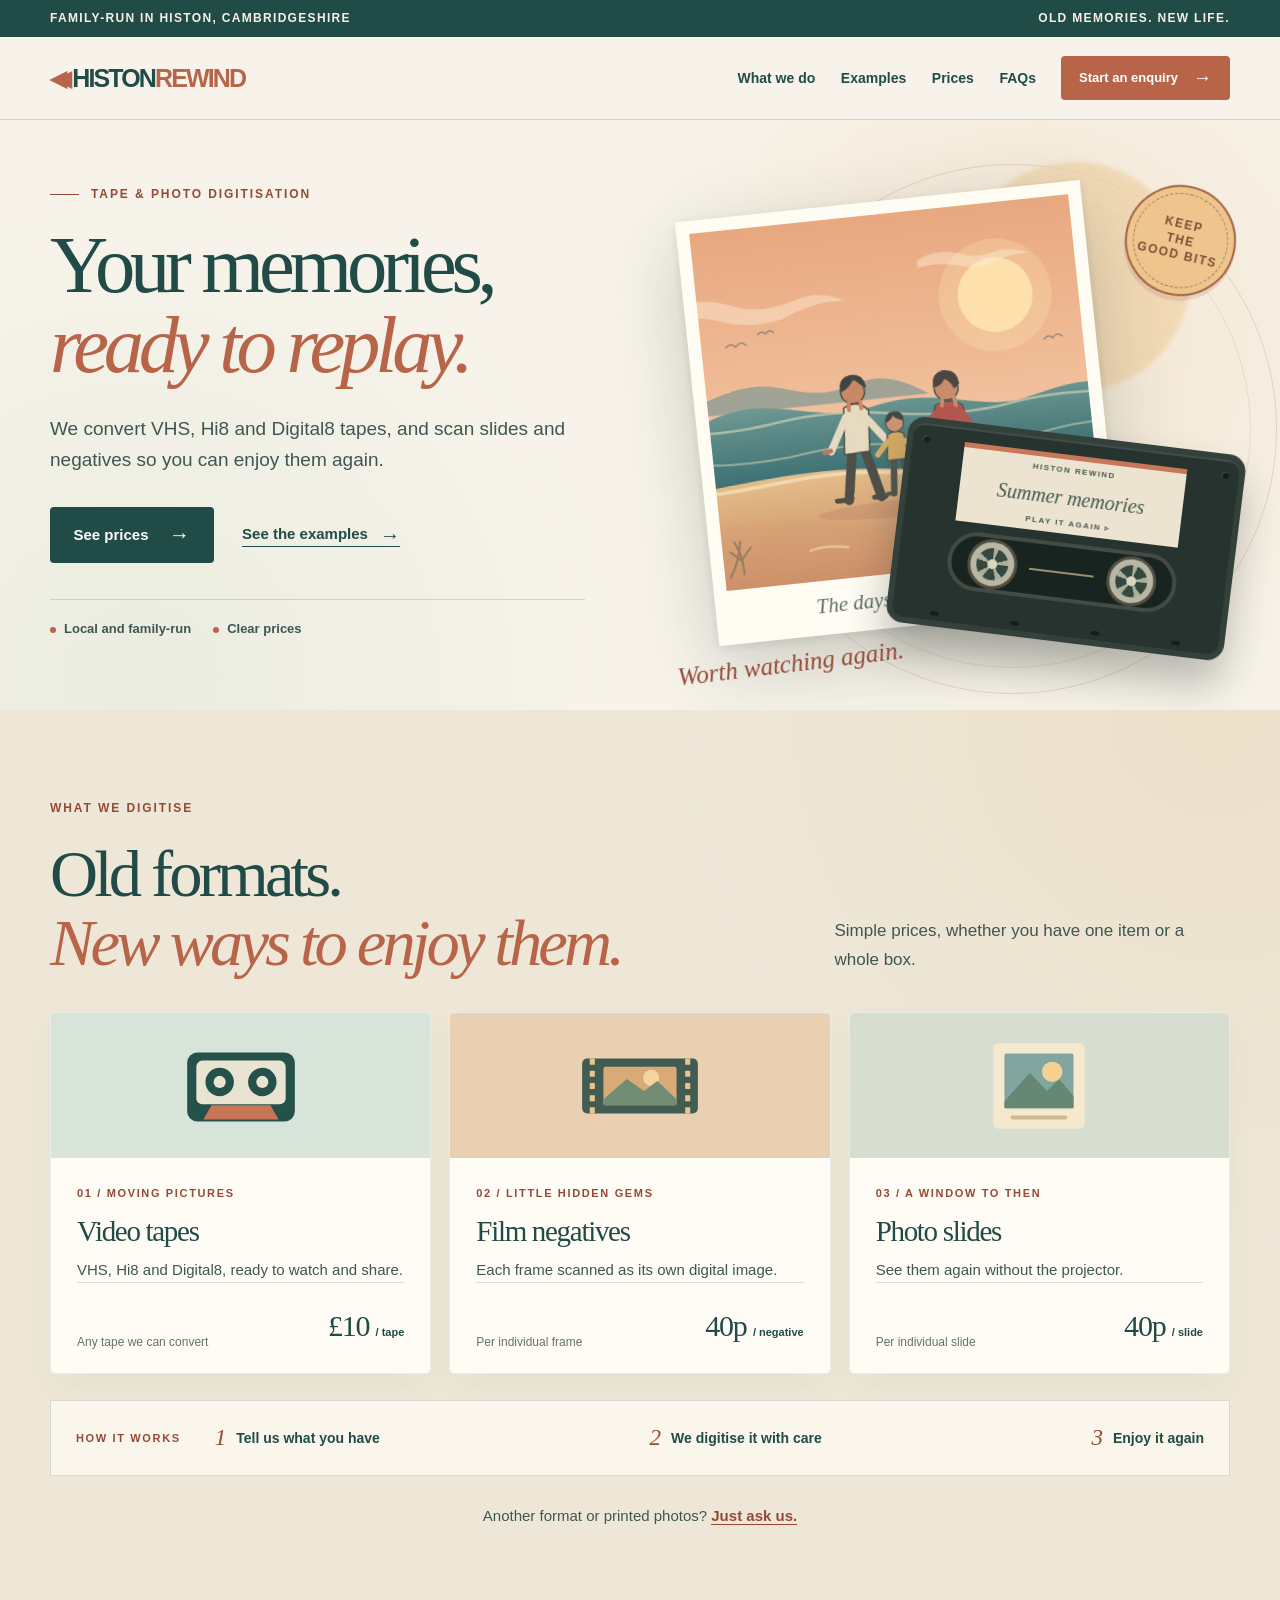
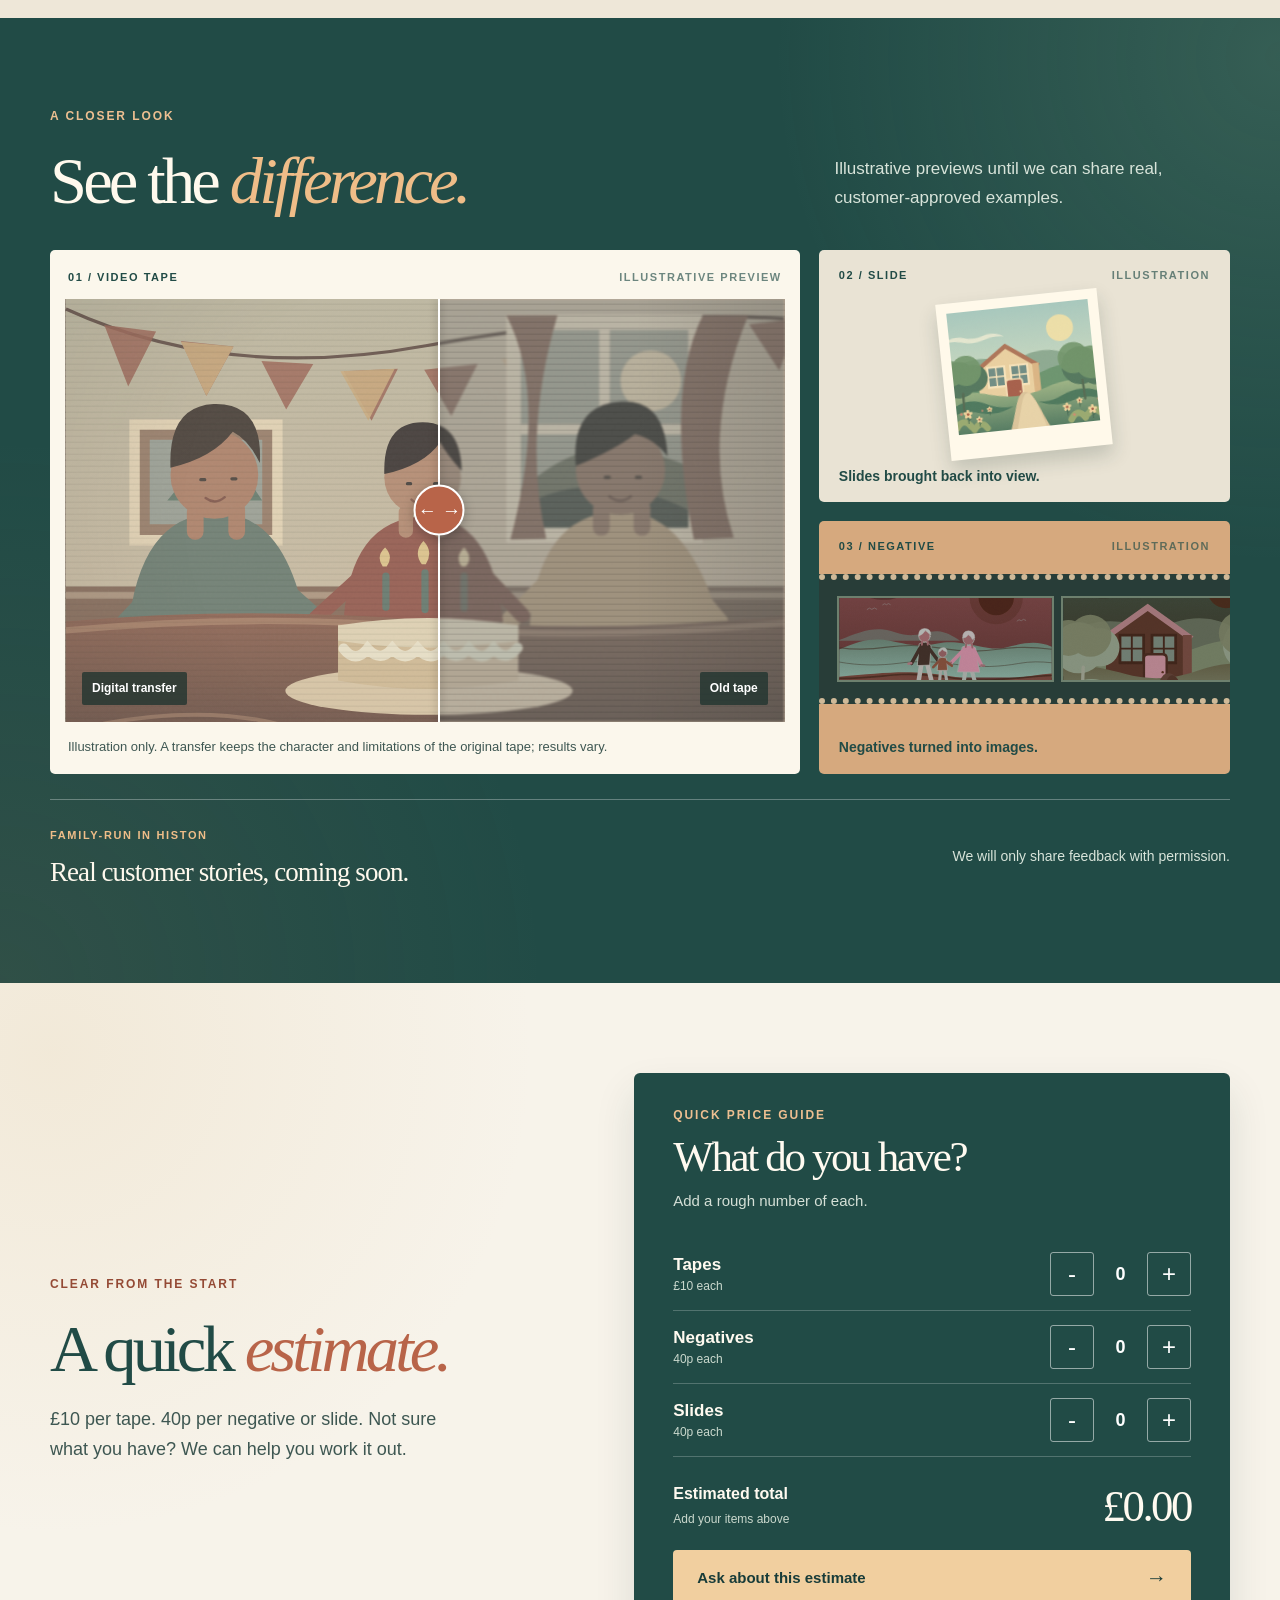
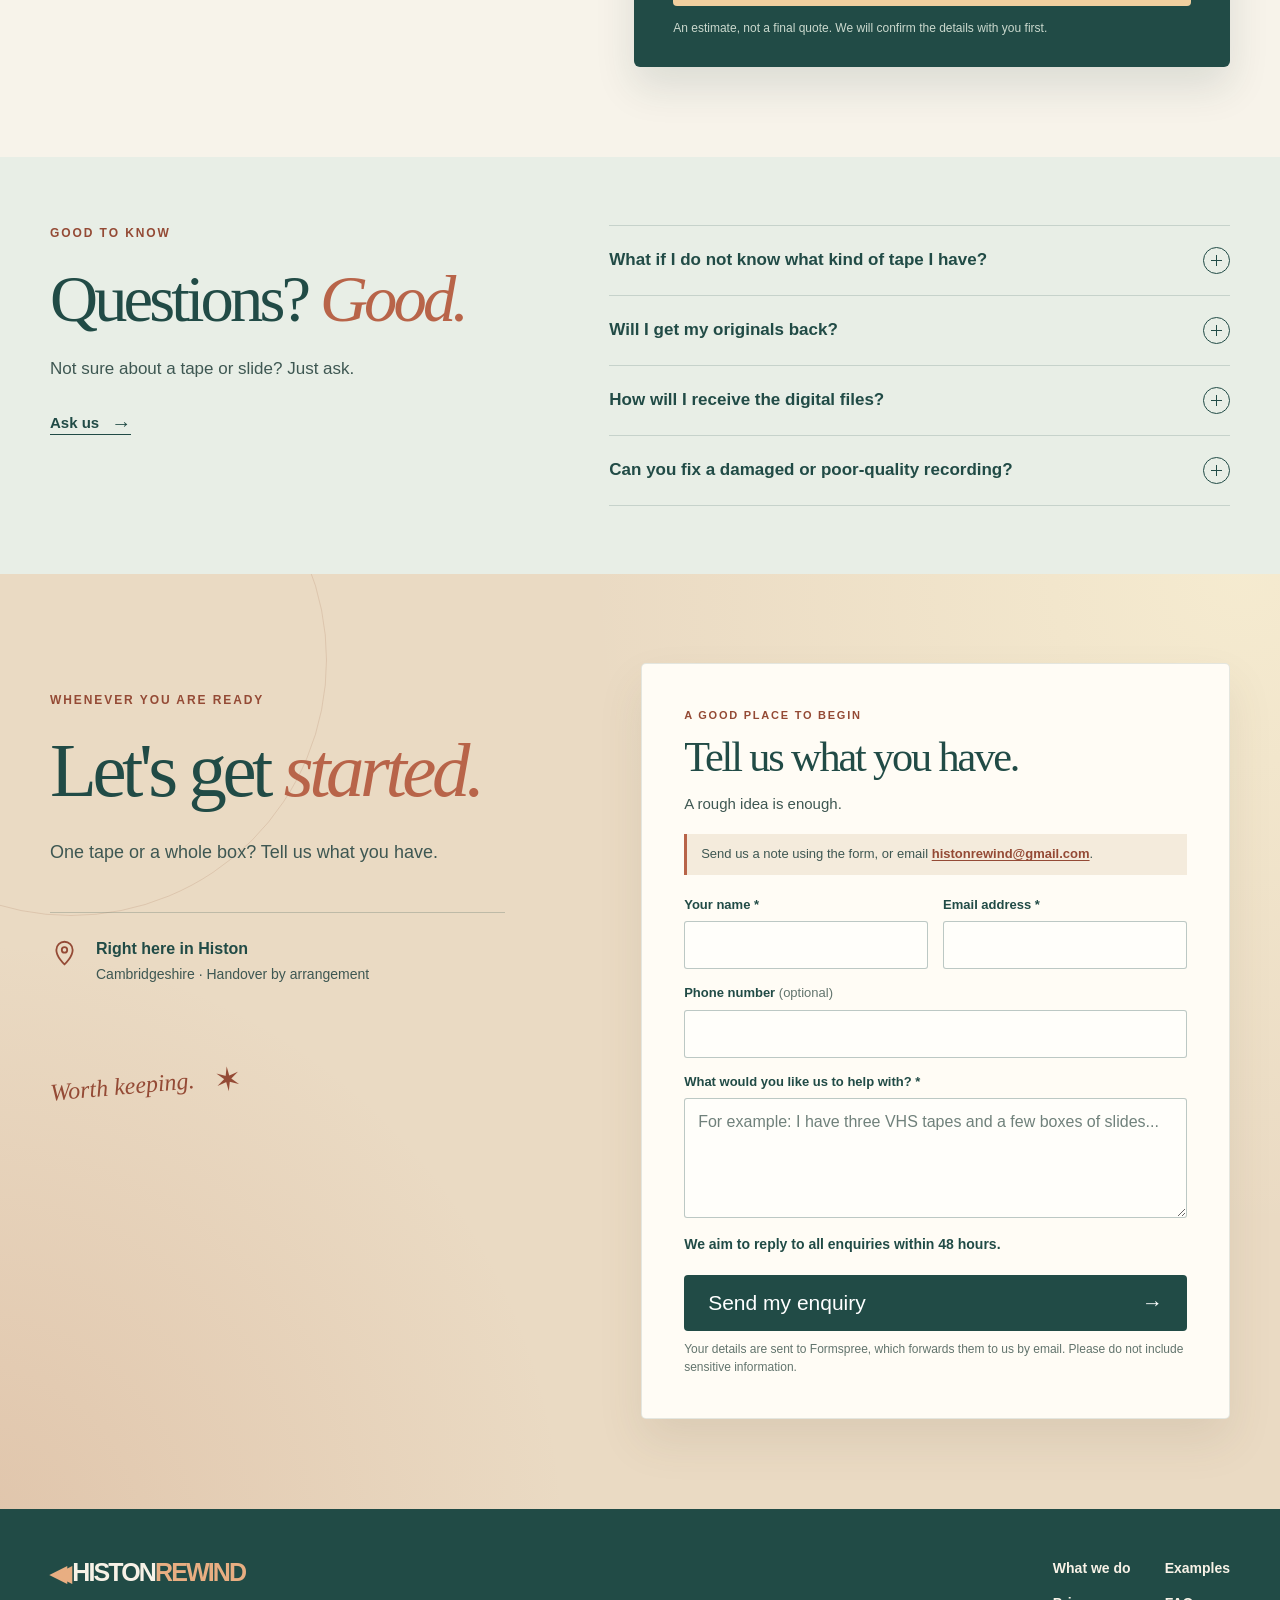
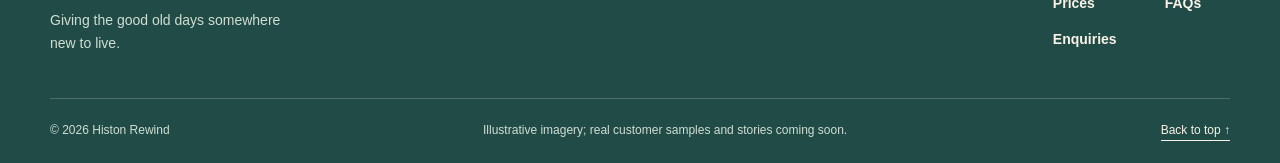
<file: index.html>
<!doctype html>
<html lang="en-GB">
  <head>
    <meta charset="utf-8">
    <meta name="viewport" content="width=device-width, initial-scale=1">
    <meta name="theme-color" content="#f7f3ea">
    <meta name="description" content="Histon Rewind converts VHS, Hi8 and Digital8 tapes for £10 each, and scans slides and negatives for 40p each. Family-run in Histon, Cambridgeshire.">
    <meta property="og:title" content="Histon Rewind | Your memories, ready to replay">
    <meta property="og:description" content="Thoughtful tape conversion and slide and negative scanning from a family-run business in Histon, Cambridgeshire.">
    <meta property="og:type" content="website">
    <title>Histon Rewind | Your memories, ready to replay</title>
    <link rel="icon" type="image/svg+xml" href="assets/favicon.svg">
    <link rel="stylesheet" href="styles.css">
    <script src="script.js?v=5fbcd66" defer></script>
  </head>
  <body>
    <a class="skip-link" href="#main">Skip to content</a>
    <div class="scroll-progress" role="progressbar" aria-label="Page scroll progress" aria-valuemin="0" aria-valuemax="100" aria-valuenow="0"><span></span></div>

    <div class="top-note">
      <div class="container top-note-inner">
        <span>Family-run in Histon, Cambridgeshire</span>
        <span>Old memories. New life.</span>
      </div>
    </div>

    <header class="site-header">
      <div class="container header-inner">
        <a class="brand" href="#top" aria-label="Histon Rewind, back to top">
          <span class="brand-chevrons" aria-hidden="true">&#9666;&#9666;</span>
          <span class="brand-name">HISTON<span>REWIND</span></span>
        </a>

        <button class="menu-toggle" type="button" aria-controls="site-nav" aria-expanded="false" aria-label="Open menu">
          <span></span><span></span><span></span>
        </button>
        <nav class="site-nav" id="site-nav" aria-label="Main navigation">
          <a href="#formats">What we do</a>
          <a href="#samples">Examples</a>
          <a href="#pricing">Prices</a>
          <a href="#questions">FAQs</a>
          <a class="nav-contact-mobile" href="#contact">Start an enquiry</a>
        </nav>
        <a class="header-cta" href="#contact">Start an enquiry <span aria-hidden="true">&rarr;</span></a>
      </div>
    </header>

    <main id="main">
      <section class="hero" id="top" aria-labelledby="hero-title">
        <div class="container hero-inner">
          <div class="hero-copy">
            <p class="eyebrow"><span class="eyebrow-line"></span> Tape &amp; photo digitisation</p>
            <h1 id="hero-title">Your memories, <em>ready to replay.</em></h1>
            <p class="hero-lead">We convert VHS, Hi8 and Digital8 tapes, and scan slides and negatives so you can enjoy them again.</p>
            <div class="hero-actions">
              <a class="button button-primary" href="#pricing">See prices <span aria-hidden="true">&rarr;</span></a>
              <a class="text-link" href="#samples">See the examples <span aria-hidden="true">&rarr;</span></a>
            </div>
            <div class="hero-reassurance" aria-label="Why choose Histon Rewind">
              <span>Local and family-run</span>
              <span>Clear prices</span>
            </div>
          </div>

          <div class="hero-art" aria-hidden="true">
            <div class="hero-art-ring"></div>
            <div class="hero-art-sun"></div>
            <div class="photo-print">
              <div class="photo-print-image">
                <img src="assets/seaside-memory.svg" alt="" width="900" height="720">
              </div>
              <div class="photo-print-caption">The days worth keeping.</div>
            </div>
            <div class="round-stamp"><span>KEEP<br>THE<br>GOOD BITS</span></div>
            <div class="cassette">
              <div class="cassette-label">
                <span>HISTON REWIND</span>
                <strong>Summer memories</strong>
                <span>PLAY IT AGAIN <span aria-hidden="true">&triangleright;</span></span>
              </div>
              <div class="cassette-window">
                <span class="cassette-reel"></span>
                <span class="cassette-tape"></span>
                <span class="cassette-reel"></span>
              </div>
              <div class="cassette-bottom"><span></span><span></span><span></span><span></span></div>
            </div>
            <div class="hero-art-note">Worth watching again.</div>
          </div>
        </div>
      </section>

      <section class="section formats-section" id="formats" aria-labelledby="formats-title">
        <div class="container">
          <div class="section-heading formats-heading reveal">
            <div>
              <p class="eyebrow">What we digitise</p>
              <h2 id="formats-title">Old formats.<br><em>New ways to enjoy them.</em></h2>
            </div>
            <p>Simple prices, whether you have one item or a whole box.</p>
          </div>
          <div class="format-grid">
            <article class="format-card format-tapes reveal">
              <div class="format-illustration" aria-hidden="true">
                <svg viewBox="0 0 130 100" fill="none">
                  <rect x="12" y="17" width="106" height="68" rx="10" fill="#25514b"/>
                  <rect x="21" y="25" width="88" height="43" rx="6" fill="#e9e3d1"/>
                  <circle cx="44" cy="46" r="14" fill="#25514b"/><circle cx="86" cy="46" r="14" fill="#25514b"/>
                  <circle cx="44" cy="46" r="6" fill="#e9e3d1"/><circle cx="86" cy="46" r="6" fill="#e9e3d1"/>
                  <path d="M28 83h74l-8-14H36L28 83Z" fill="#c97658"/>
                </svg>
              </div>
              <div class="format-card-body">
                <p class="card-index">01 / MOVING PICTURES</p>
                <h3>Video tapes</h3>
                <p>VHS, Hi8 and Digital8, ready to watch and share.</p>
                <div class="format-card-footer"><span>Any tape we can convert</span><strong>&pound;10 <small>/ tape</small></strong></div>
              </div>
            </article>
            <article class="format-card format-negatives reveal">
              <div class="format-illustration" aria-hidden="true">
                <svg viewBox="0 0 130 100" fill="none">
                  <rect x="8" y="23" width="114" height="54" rx="5" fill="#435c53"/>
                  <path d="M18 23v54m94-54v54" stroke="#e7c58d" stroke-width="5" stroke-dasharray="6 6"/>
                  <rect x="29" y="31" width="72" height="38" rx="2" fill="#d8aa78"/>
                  <circle cx="76" cy="42" r="8" fill="#f4d5a0"/>
                  <path d="M29 63 52 43l17 12 13-10 19 18v6H29z" fill="#738d75"/>
                </svg>
              </div>
              <div class="format-card-body">
                <p class="card-index">02 / LITTLE HIDDEN GEMS</p>
                <h3>Film negatives</h3>
                <p>Each frame scanned as its own digital image.</p>
                <div class="format-card-footer"><span>Per individual frame</span><strong>40p <small>/ negative</small></strong></div>
              </div>
            </article>
            <article class="format-card format-slides reveal">
              <div class="format-illustration" aria-hidden="true">
                <svg viewBox="0 0 130 100" fill="none">
                  <rect x="20" y="8" width="90" height="84" rx="5" fill="#f4e8ce"/>
                  <rect x="31" y="18" width="68" height="54" rx="2" fill="#81a6a0"/>
                  <circle cx="78" cy="36" r="10" fill="#f4d093"/>
                  <path d="m31 65 25-28 17 18 12-12 14 17v12H31z" fill="#668774"/>
                  <path d="M39 81h52" stroke="#d0b993" stroke-width="4" stroke-linecap="round"/>
                </svg>
              </div>
              <div class="format-card-body">
                <p class="card-index">03 / A WINDOW TO THEN</p>
                <h3>Photo slides</h3>
                <p>See them again without the projector.</p>
                <div class="format-card-footer"><span>Per individual slide</span><strong>40p <small>/ slide</small></strong></div>
              </div>
            </article>
          </div>
          <div class="quick-steps reveal" id="how-it-works">
            <span>HOW IT WORKS</span>
            <ol>
              <li><b>1</b> Tell us what you have</li>
              <li><b>2</b> We digitise it with care</li>
              <li><b>3</b> Enjoy it again</li>
            </ol>
          </div>
          <p class="formats-footnote reveal">Another format or printed photos? <a href="#contact">Just ask us.</a></p>
        </div>
      </section>

      <section class="section samples-section" id="samples" aria-labelledby="samples-title">
        <div class="container">
          <div class="section-heading samples-heading reveal">
            <div>
              <p class="eyebrow eyebrow-light">A closer look</p>
              <h2 id="samples-title">See the <em>difference.</em></h2>
            </div>
            <p>Illustrative previews until we can share real, customer-approved examples.</p>
          </div>
          <div class="sample-grid">
            <figure class="comparison-card reveal">
              <div class="sample-topline"><span>01 / VIDEO TAPE</span><span>Illustrative preview</span></div>
              <div class="comparison-stage" style="--split: 52%">
                <div class="comparison-layer comparison-before">
                  <img src="assets/birthday-memory.svg" alt="" width="900" height="720" loading="lazy">
                </div>
                <div class="comparison-layer comparison-after">
                  <img src="assets/birthday-memory.svg" alt="" width="900" height="720" loading="lazy">
                </div>
                <span class="comparison-tag comparison-tag-after" aria-hidden="true">Digital transfer</span>
                <span class="comparison-tag comparison-tag-before" aria-hidden="true">Old tape</span>
                <div class="comparison-divider" aria-hidden="true"><span>&larr;&nbsp;&rarr;</span></div>
                <input class="comparison-range" type="range" min="0" max="100" value="52" aria-label="Compare the illustrative old tape and digital transfer" aria-describedby="comparison-caption">
              </div>
              <figcaption id="comparison-caption">Illustration only. A transfer keeps the character and limitations of the original tape; results vary.</figcaption>
            </figure>
            <div class="sample-side">
              <article class="mini-sample mini-slide reveal">
                <div class="mini-sample-heading"><span>02 / SLIDE</span><span>Illustration</span></div>
                <div class="slide-mount"><img src="assets/garden-memory.svg" alt="Illustration of a sunny garden in a photo slide mount" width="900" height="720" loading="lazy"></div>
                <p>Slides brought back into view.</p>
              </article>
              <article class="mini-sample mini-negative reveal">
                <div class="mini-sample-heading"><span>03 / NEGATIVE</span><span>Illustration</span></div>
                <div class="negative-strip" aria-label="Illustration of a film negative">
                  <div class="negative-frame"><img src="assets/seaside-memory.svg" alt="" width="900" height="720" loading="lazy"></div>
                  <div class="negative-frame negative-frame-second"><img src="assets/garden-memory.svg" alt="" width="900" height="720" loading="lazy"></div>
                </div>
                <p>Negatives turned into images.</p>
              </article>
            </div>
          </div>
          <div class="story-strip reveal" id="stories">
            <div><span>FAMILY-RUN IN HISTON</span><h3>Real customer stories, coming soon.</h3></div>
            <p>We will only share feedback with permission.</p>
          </div>
        </div>
      </section>

      <section class="section pricing-section" id="pricing" aria-labelledby="pricing-title">
        <div class="container">
          <div class="pricing-layout">
            <div class="pricing-copy reveal">
              <p class="eyebrow">Clear from the start</p>
              <h2 id="pricing-title">A quick <em>estimate.</em></h2>
              <p>&pound;10 per tape. 40p per negative or slide. Not sure what you have? We can help you work it out.</p>
            </div>
            <div class="estimate-card reveal">
              <div class="estimate-heading">
                <p class="eyebrow eyebrow-light">Quick price guide</p>
                <h3>What do you have?</h3>
                <p>Add a rough number of each.</p>
              </div>
              <div class="estimate-controls">
                <div class="quantity-row">
                  <label for="tapes">Tapes <span>&pound;10 each</span></label>
                  <div class="stepper">
                    <button type="button" data-target="tapes" data-change="-1" aria-label="Remove one tape">-</button>
                    <input id="tapes" type="number" min="0" max="9999" step="1" inputmode="numeric" value="0">
                    <button type="button" data-target="tapes" data-change="1" aria-label="Add one tape">+</button>
                  </div>
                </div>
                <div class="quantity-row">
                  <label for="negatives">Negatives <span>40p each</span></label>
                  <div class="stepper">
                    <button type="button" data-target="negatives" data-change="-1" aria-label="Remove one negative">-</button>
                    <input id="negatives" type="number" min="0" max="9999" step="1" inputmode="numeric" value="0">
                    <button type="button" data-target="negatives" data-change="1" aria-label="Add one negative">+</button>
                  </div>
                </div>
                <div class="quantity-row">
                  <label for="slides">Slides <span>40p each</span></label>
                  <div class="stepper">
                    <button type="button" data-target="slides" data-change="-1" aria-label="Remove one slide">-</button>
                    <input id="slides" type="number" min="0" max="9999" step="1" inputmode="numeric" value="0">
                    <button type="button" data-target="slides" data-change="1" aria-label="Add one slide">+</button>
                  </div>
                </div>
              </div>
              <div class="estimate-total">
                <div><span>Estimated total</span><small id="estimate-breakdown">Add your items above</small></div>
                <output id="estimate-amount" for="tapes negatives slides" aria-live="polite">&pound;0.00</output>
              </div>
              <a class="button button-light" id="use-estimate" href="#contact">Ask about this estimate <span aria-hidden="true">&rarr;</span></a>
              <p class="estimate-note">An estimate, not a final quote. We will confirm the details with you first.</p>
              <noscript><p class="estimate-note">The estimator needs JavaScript. Tapes are &pound;10 each; negatives and slides are 40p each.</p></noscript>
            </div>
          </div>
        </div>
      </section>

      <section class="section faq-section" id="questions" aria-labelledby="faq-title">
        <div class="container faq-grid">
          <div class="faq-intro reveal">
            <p class="eyebrow">Good to know</p>
            <h2 id="faq-title">Questions? <em>Good.</em></h2>
            <p>Not sure about a tape or slide? Just ask.</p>
            <a class="text-link" href="#contact">Ask us <span aria-hidden="true">&rarr;</span></a>
          </div>
          <div class="faq-list reveal">
            <details>
              <summary>What if I do not know what kind of tape I have?<span class="faq-icon" aria-hidden="true"></span></summary>
              <p>Show us the label or a photo. We can help identify it.</p>
            </details>
            <details>
              <summary>Will I get my originals back?<span class="faq-icon" aria-hidden="true"></span></summary>
              <p>Yes. We will agree how to return your originals when arranging your order.</p>
            </details>
            <details>
              <summary>How will I receive the digital files?<span class="faq-icon" aria-hidden="true"></span></summary>
              <p>We will agree the best way to get your files to you before we begin.</p>
            </details>
            <details>
              <summary>Can you fix a damaged or poor-quality recording?<span class="faq-icon" aria-hidden="true"></span></summary>
              <p>Quality depends on the original. We will explain what is possible before you decide.</p>
            </details>
          </div>
        </div>
      </section>

      <section class="section contact-section" id="contact" aria-labelledby="contact-title">
        <div class="container contact-grid">
          <div class="contact-copy reveal">
            <p class="eyebrow">Whenever you are ready</p>
            <h2 id="contact-title">Let's get <em>started.</em></h2>
            <p>One tape or a whole box? Tell us what you have.</p>
            <div class="location-note">
              <svg viewBox="0 0 32 32" fill="none" aria-hidden="true">
                <path d="M16 28s9-8.3 9-16a9 9 0 1 0-18 0c0 7.7 9 16 9 16Z" stroke="currentColor" stroke-width="2"/>
                <circle cx="16" cy="12" r="3" stroke="currentColor" stroke-width="2"/>
              </svg>
              <div><strong>Right here in Histon</strong><span>Cambridgeshire &middot; Handover by arrangement</span></div>
            </div>
            <div class="contact-doodle" aria-hidden="true">Worth keeping. <span>&#10038;</span></div>
          </div>
          <div class="contact-card reveal">
            <p class="contact-card-kicker">A good place to begin</p>
            <h3>Tell us what you have.</h3>
            <p class="contact-card-intro">A rough idea is enough.</p>
            <p class="contact-availability">Send us a note using the form, or email <a href="mailto:histonrewind@gmail.com">histonrewind@gmail.com</a>.</p>
            <form id="enquiry-form" action="https://formspree.io/f/mljgqowe" method="POST">
              <input type="text" name="_gotcha" tabindex="-1" autocomplete="off" hidden>
              <div class="form-row">
                <div class="form-field">
                  <label for="customer-name">Your name <span aria-hidden="true">*</span></label>
                  <input id="customer-name" name="name" type="text" autocomplete="name" required>
                </div>
                <div class="form-field">
                  <label for="customer-email">Email address <span aria-hidden="true">*</span></label>
                  <input id="customer-email" name="email" type="email" autocomplete="email" required>
                </div>
              </div>
              <div class="form-field">
                <label for="customer-phone">Phone number <span class="optional">(optional)</span></label>
                <input id="customer-phone" name="phone" type="tel" autocomplete="tel">
              </div>
              <div class="form-field">
                <label for="customer-message">What would you like us to help with? <span aria-hidden="true">*</span></label>
                <textarea id="customer-message" name="message" rows="4" maxlength="2000" placeholder="For example: I have three VHS tapes and a few boxes of slides..." required></textarea>
              </div>
              <p class="reply-note">We aim to reply to all enquiries within 48 hours.</p>
              <button class="button button-primary form-submit" type="submit"><span class="form-submit-label">Send my enquiry</span><span aria-hidden="true">&rarr;</span></button>
              <p class="form-status" id="enquiry-status" role="status" aria-live="polite" hidden><span id="enquiry-status-text"></span> <a id="enquiry-fallback" href="mailto:histonrewind@gmail.com" hidden>Email us directly</a></p>
              <p class="form-privacy">Your details are sent to Formspree, which forwards them to us by email. Please do not include sensitive information.</p>
              <noscript><p class="form-privacy">After sending, Formspree will show a confirmation page.</p></noscript>
            </form>
          </div>
        </div>
      </section>
    </main>

    <footer class="site-footer">
      <div class="container footer-main">
        <div class="footer-brand">
          <a class="brand" href="#top" aria-label="Histon Rewind, back to top">
            <span class="brand-chevrons" aria-hidden="true">&#9666;&#9666;</span>
            <span class="brand-name">HISTON<span>REWIND</span></span>
          </a>
          <p>Giving the good old days somewhere new to live.</p>
        </div>
        <nav class="footer-nav" aria-label="Footer navigation">
          <a href="#formats">What we do</a>
          <a href="#samples">Examples</a>
          <a href="#pricing">Prices</a>
          <a href="#questions">FAQs</a>
          <a href="#contact">Enquiries</a>
        </nav>
      </div>
      <div class="container footer-bottom">
        <span>&copy; <span id="year">2026</span> Histon Rewind</span>
        <span>Illustrative imagery; real customer samples and stories coming soon.</span>
        <a href="#top">Back to top &uarr;</a>
      </div>
    </footer>
  </body>
</html>
</file>
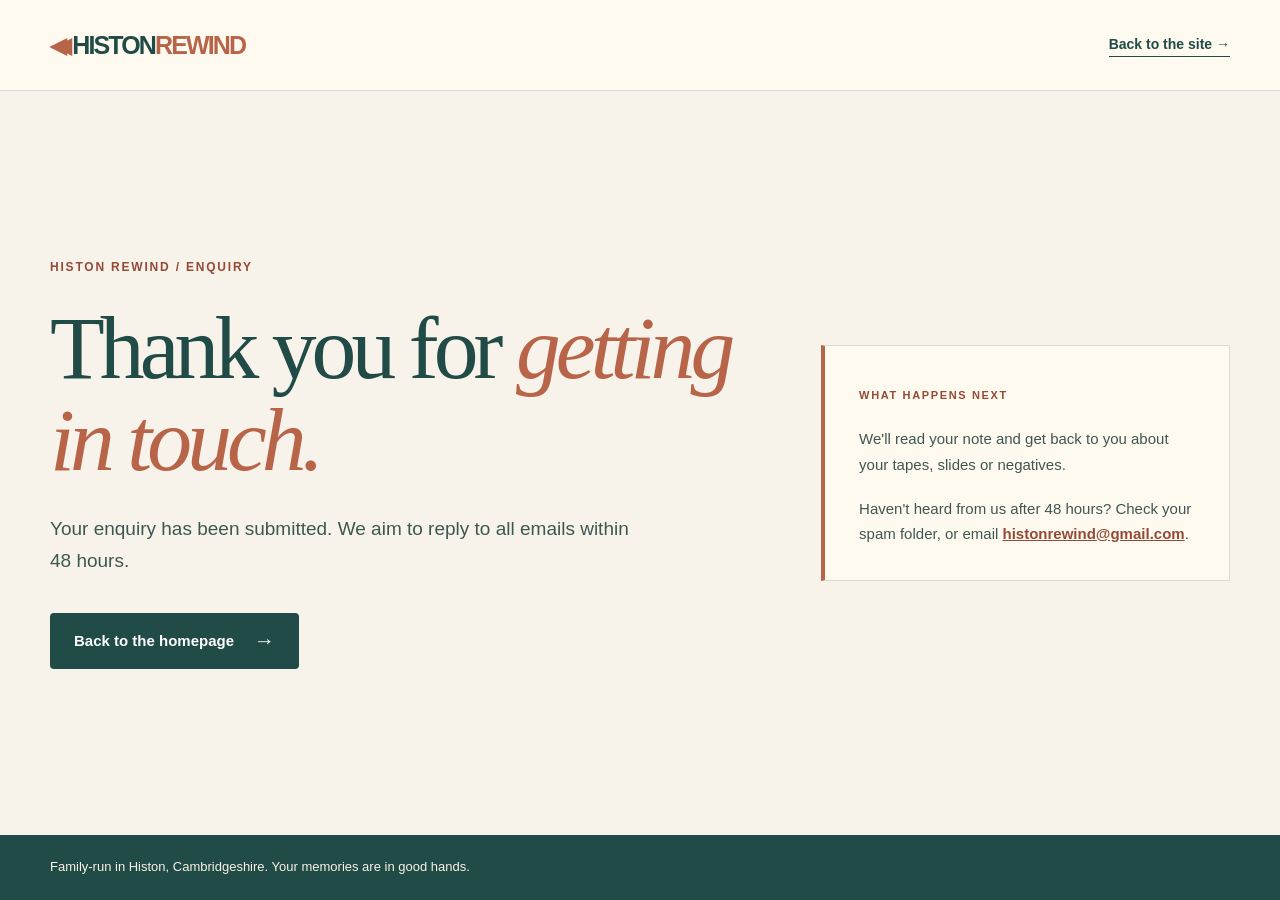
<file: thank-you.html>
<!doctype html>
<html lang="en-GB">
  <head>
    <meta charset="utf-8">
    <meta name="viewport" content="width=device-width, initial-scale=1">
    <meta name="theme-color" content="#f7f3ea">
    <meta name="robots" content="noindex">
    <title>Thank you for your enquiry | Histon Rewind</title>
    <link rel="icon" type="image/svg+xml" href="assets/favicon.svg">
    <link rel="stylesheet" href="styles.css">
  </head>
  <body class="confirmation-page">
    <a class="skip-link" href="#main">Skip to content</a>
    <header class="confirmation-header">
      <div class="container">
        <a class="brand" href="index.html" aria-label="Histon Rewind, homepage">
          <span class="brand-chevrons" aria-hidden="true">&#9666;&#9666;</span>
          <span class="brand-name">HISTON<span>REWIND</span></span>
        </a>
        <a class="confirmation-back" href="index.html">Back to the site &rarr;</a>
      </div>
    </header>
    <main class="confirmation-main container" id="main">
      <div>
        <p class="confirmation-kicker">HISTON REWIND / ENQUIRY</p>
        <h1>Thank you for <em>getting in touch.</em></h1>
        <p class="confirmation-lead">Your enquiry has been submitted. We aim to reply to all emails within 48 hours.</p>
        <a class="button button-primary" href="index.html">Back to the homepage <span aria-hidden="true">&rarr;</span></a>
      </div>
      <aside class="confirmation-aside">
        <span>WHAT HAPPENS NEXT</span>
        <p>We'll read your note and get back to you about your tapes, slides or negatives.</p>
        <p>Haven't heard from us after 48 hours? Check your spam folder, or email <a href="mailto:histonrewind@gmail.com">histonrewind@gmail.com</a>.</p>
      </aside>
    </main>
    <footer class="confirmation-footer">
      <div class="container">Family-run in Histon, Cambridgeshire. Your memories are in good hands.</div>
    </footer>
  </body>
</html>
</file>
<file: styles.css>
:root {
  --paper: #f7f3ea;
  --paper-deep: #eee7d8;
  --cream: #fffaf0;
  --ink: #214b46;
  --ink-deep: #183c39;
  --text: #3e5752;
  --muted: #62746d;
  --rust: #b86449;
  --rust-deep: #944a35;
  --gold: #e9b776;
  --line: rgba(33, 75, 70, .17);
  --display: "Iowan Old Style", "Baskerville", "Palatino Linotype", Georgia, serif;
  --body: "Trebuchet MS", "Gill Sans", "Lucida Grande", sans-serif;
}

* { box-sizing: border-box; }

html {
  scroll-behavior: smooth;
  scroll-padding-top: 104px;
}

body {
  margin: 0;
  overflow-x: hidden;
  background: var(--paper);
  color: var(--ink);
  font-family: var(--body);
  font-size: 17px;
  line-height: 1.6;
  -webkit-font-smoothing: antialiased;
}

img, svg { display: block; }
img { max-width: 100%; }
button, input, textarea { font: inherit; }
button { cursor: pointer; }
a { color: inherit; text-decoration: none; }
p, h1, h2, h3, figure { margin: 0; }
p { line-height: 1.68; }
h1, h2, h3 { font-family: var(--display); font-weight: 400; }
h1 em, h2 em { color: var(--rust); font-weight: 400; }
::selection { background: #e8b77e; color: var(--ink-deep); }
[hidden] { display: none !important; }
:focus-visible { outline: 3px solid var(--rust); outline-offset: 4px; }

.container {
  width: min(1180px, calc(100% - 72px));
  margin-inline: auto;
}

.skip-link {
  position: fixed;
  z-index: 100;
  top: 12px;
  left: 12px;
  padding: 12px 18px;
  background: var(--cream);
  border: 2px solid var(--ink);
  transform: translateY(-150%);
}
.skip-link:focus { transform: translateY(0); }

.scroll-progress {
  position: fixed;
  z-index: 100;
  inset: 0 0 auto;
  height: 4px;
  pointer-events: none;
}
.scroll-progress span {
  display: block;
  width: 100%;
  height: 100%;
  background: var(--rust);
  transform: scaleX(var(--scroll-progress, 0));
  transform-origin: left;
}

.top-note {
  background: var(--ink);
  color: #f7f0e3;
  font-size: 12px;
  font-weight: 700;
  letter-spacing: .11em;
  text-transform: uppercase;
}
.top-note-inner {
  display: flex;
  justify-content: space-between;
  gap: 16px;
  padding-block: 9px;
}

.site-header {
  position: sticky;
  z-index: 30;
  top: 0;
  border-bottom: 1px solid var(--line);
  background: rgba(247, 243, 234, .95);
  backdrop-filter: blur(16px);
}
.header-inner {
  display: flex;
  align-items: center;
  gap: 25px;
  min-height: 82px;
}
.brand {
  display: inline-flex;
  align-items: center;
  flex: none;
  color: var(--ink);
  white-space: nowrap;
}
.brand-chevrons {
  margin-right: 12px;
  color: var(--rust);
  font: 800 32px/1 "Avenir Next", "Century Gothic", "Trebuchet MS", sans-serif;
  letter-spacing: -.34em;
}
.brand-name {
  font: 800 25px/1 "Avenir Next", "Century Gothic", "Trebuchet MS", sans-serif;
  letter-spacing: -.075em;
}
.brand-name span { color: var(--rust); }
.site-nav {
  display: flex;
  align-items: center;
  justify-content: flex-end;
  flex: 1;
  gap: clamp(14px, 2vw, 30px);
}
.site-nav a,
.footer-nav a {
  font-size: 14px;
  font-weight: 700;
  white-space: nowrap;
  transition: color .2s ease;
}
.site-nav a:hover,
.footer-nav a:hover { color: var(--rust); }
.site-nav .nav-contact-mobile { display: none; }
.header-cta {
  display: inline-flex;
  align-items: center;
  justify-content: center;
  gap: 15px;
  flex: none;
  min-height: 44px;
  padding: 0 18px;
  border-radius: 4px;
  background: var(--rust);
  color: white;
  font-size: 13px;
  font-weight: 700;
  transition: background .2s ease, transform .2s ease;
}
.header-cta:hover { background: var(--rust-deep); transform: translateY(-2px); }
.header-cta span { font-size: 19px; font-weight: 400; }
.menu-toggle { display: none; }

.hero {
  position: relative;
  overflow: hidden;
  background:
    radial-gradient(circle at 81% 37%, rgba(235, 190, 137, .25), transparent 37%),
    radial-gradient(circle at 11% 95%, rgba(203, 219, 198, .28), transparent 37%),
    var(--paper);
}
.hero::before {
  position: absolute;
  inset: 0;
  background-image: radial-gradient(rgba(61, 86, 78, .09) .7px, transparent .7px);
  background-size: 18px 18px;
  content: "";
  opacity: .28;
  pointer-events: none;
}
.hero-inner {
  position: relative;
  display: grid;
  grid-template-columns: minmax(0, 1.04fr) minmax(0, .96fr);
  align-items: center;
  gap: 18px;
  min-height: 590px;
  padding-block: 28px 32px;
}
.hero-copy { position: relative; z-index: 2; padding-block: 32px; }
.eyebrow {
  display: flex;
  align-items: center;
  gap: 12px;
  margin-bottom: 22px;
  color: var(--rust-deep);
  font-size: 12px;
  font-weight: 700;
  letter-spacing: .16em;
  line-height: 1.4;
  text-transform: uppercase;
}
.eyebrow-line { width: 29px; height: 1px; background: currentColor; }
.hero h1 {
  max-width: 660px;
  font-size: clamp(62px, 6.3vw, 90px);
  letter-spacing: -.065em;
  line-height: .99;
}
.hero h1 em { display: inline; }
.hero-lead {
  max-width: 520px;
  margin-top: 28px;
  color: var(--text);
  font-size: 19px;
  line-height: 1.64;
}
.hero-actions {
  display: flex;
  align-items: center;
  flex-wrap: wrap;
  gap: 22px 28px;
  margin-top: 32px;
}
.button {
  display: inline-flex;
  align-items: center;
  justify-content: center;
  gap: 20px;
  min-height: 56px;
  padding: 14px 24px;
  border: 0;
  border-radius: 4px;
  font-size: 15px;
  font-weight: 700;
  line-height: 1.25;
  text-align: center;
  transition: background .2s ease, color .2s ease, transform .2s ease, box-shadow .2s ease;
}
.button span { font-size: 21px; font-weight: 400; line-height: .6; }
.button-primary { background: var(--ink); color: white; }
.button-primary:hover {
  background: var(--ink-deep);
  box-shadow: 0 9px 22px rgba(24, 60, 57, .18);
  transform: translateY(-2px);
}
.text-link {
  display: inline-flex;
  align-items: center;
  gap: 12px;
  border-bottom: 1px solid currentColor;
  color: var(--ink);
  font-size: 15px;
  font-weight: 700;
  line-height: 1.5;
  transition: color .2s ease, gap .2s ease;
}
.text-link:hover { gap: 18px; color: var(--rust-deep); }
.text-link span { font-size: 20px; font-weight: 400; line-height: 1; }
.hero-reassurance {
  display: flex;
  flex-wrap: wrap;
  gap: 10px 22px;
  max-width: 535px;
  margin-top: 36px;
  padding-top: 19px;
  border-top: 1px solid var(--line);
  color: var(--text);
  font-size: 13px;
  font-weight: 700;
}
.hero-reassurance span { display: inline-flex; align-items: center; gap: 8px; }
.hero-reassurance span::before {
  width: 6px;
  height: 6px;
  border-radius: 50%;
  background: var(--rust);
  content: "";
}
.hero-art {
  position: relative;
  min-height: 530px;
  transform: translate3d(0, var(--hero-shift, 0px), 0);
}
.hero-art-ring {
  position: absolute;
  top: 16px;
  right: -47px;
  width: 530px;
  height: 530px;
  border: 1px solid rgba(184, 100, 73, .21);
  border-radius: 50%;
}
.hero-art-ring::after {
  position: absolute;
  inset: 25px;
  border: 1px solid rgba(184, 100, 73, .14);
  border-radius: 50%;
  content: "";
}
.hero-art-sun {
  position: absolute;
  top: 14px;
  right: 40px;
  width: 230px;
  height: 230px;
  border-radius: 50%;
  background: #efd2a5;
  filter: blur(2px);
  opacity: .7;
}
.photo-print {
  position: absolute;
  z-index: 2;
  top: 52px;
  left: 24px;
  width: min(78%, 407px);
  padding: 13px 13px 16px;
  background: #fffcf3;
  box-shadow: 0 25px 70px rgba(40, 55, 47, .21), 0 3px 10px rgba(40, 55, 47, .1);
  transform: rotate(-6deg);
}
.photo-print-image {
  overflow: hidden;
  aspect-ratio: 1.06;
  background: #d5ac86;
}
.photo-print-image img { width: 100%; height: 100%; object-fit: cover; }
.photo-print-caption {
  padding-top: 14px;
  color: #617068;
  font-family: var(--display);
  font-size: 21px;
  font-style: italic;
  line-height: 1.1;
  text-align: center;
}
.round-stamp {
  position: absolute;
  z-index: 4;
  top: 37px;
  right: -6px;
  display: grid;
  place-items: center;
  width: 111px;
  height: 111px;
  border: 2px solid #a46546;
  border-radius: 50%;
  background: #edc58d;
  box-shadow: 0 5px 0 rgba(148, 74, 53, .14);
  color: #854b38;
  text-align: center;
  transform: rotate(13deg);
}
.round-stamp::after {
  position: absolute;
  inset: 6px;
  border: 1px dashed currentColor;
  border-radius: 50%;
  content: "";
  opacity: .65;
}
.round-stamp span { font-size: 12px; font-weight: 700; letter-spacing: .13em; line-height: 1.28; }
.cassette {
  position: absolute;
  z-index: 3;
  right: -6px;
  bottom: 36px;
  width: 340px;
  height: 207px;
  padding: 14px 20px;
  border: 6px solid #34403a;
  border-radius: 17px;
  background: #27332f;
  box-shadow: 0 25px 40px rgba(35, 44, 41, .29), inset 0 2px rgba(255, 255, 255, .12);
  transform: rotate(7deg);
}
.cassette::before,
.cassette::after {
  position: absolute;
  top: 12px;
  width: 7px;
  height: 7px;
  border-radius: 50%;
  background: #111e1b;
  box-shadow: inset 1px 1px rgba(255, 255, 255, .18);
  content: "";
}
.cassette::before { left: 10px; }
.cassette::after { right: 10px; }
.cassette-label {
  display: flex;
  flex-direction: column;
  justify-content: space-between;
  width: 224px;
  height: 79px;
  margin-inline: auto;
  padding: 7px 10px 6px;
  border-top: 5px solid #c87758;
  background: #ece4d0;
  color: #455850;
  text-align: center;
}
.cassette-label > span { font-size: 8px; font-weight: 700; letter-spacing: .18em; line-height: 1; }
.cassette-label strong { font-family: var(--display); font-size: 20px; font-style: italic; font-weight: 400; line-height: 1; }
.cassette-window {
  display: flex;
  align-items: center;
  justify-content: space-around;
  width: 230px;
  height: 59px;
  margin: 9px auto 0;
  padding: 0 11px;
  border: 4px solid #424c45;
  border-radius: 32px;
  background: #18241f;
}
.cassette-reel {
  position: relative;
  width: 44px;
  height: 44px;
  border: 6px solid #b8b7a5;
  border-radius: 50%;
  background: conic-gradient(#a9ae9b 0 18deg, #34483f 18deg 68deg, #a9ae9b 68deg 91deg, #34483f 91deg 140deg, #a9ae9b 140deg 163deg, #34483f 163deg 212deg, #a9ae9b 212deg 235deg, #34483f 235deg 284deg, #a9ae9b 284deg 307deg, #34483f 307deg);
  box-shadow: 0 0 0 3px #544e40;
}
.cassette-reel::after {
  position: absolute;
  inset: 11px;
  border-radius: 50%;
  background: #d9d7bf;
  content: "";
}
.cassette-tape { width: 65px; height: 2px; background: #9e8e70; }
.cassette-bottom {
  position: absolute;
  right: 38px;
  bottom: 5px;
  left: 38px;
  display: flex;
  justify-content: space-between;
}
.cassette-bottom span { width: 9px; height: 4px; border-radius: 2px; background: #151e1a; }
.hero-art-note {
  position: absolute;
  z-index: 4;
  bottom: 0;
  left: 5px;
  color: var(--rust-deep);
  font-family: var(--display);
  font-size: 25px;
  font-style: italic;
  line-height: 1.13;
  transform: rotate(-7deg);
}

.section { padding-block: clamp(62px, 7vw, 92px); }
.section-heading {
  display: grid;
  grid-template-columns: minmax(0, 1.3fr) minmax(0, .7fr);
  align-items: end;
  gap: 50px;
  margin-bottom: 34px;
}
.section-heading h2,
.pricing-copy h2,
.faq-intro h2,
.contact-copy h2 {
  font-size: clamp(45px, 5.2vw, 70px);
  letter-spacing: -.058em;
  line-height: 1.05;
}
.section-heading > p {
  max-width: 390px;
  padding-bottom: 4px;
  color: var(--text);
  font-size: 17px;
}

.formats-section {
  background:
    radial-gradient(circle at 95% 0, rgba(227, 194, 143, .19), transparent 35%),
    var(--paper-deep);
}
.formats-heading h2 { max-width: 690px; }
.format-grid {
  display: grid;
  grid-template-columns: repeat(3, minmax(0, 1fr));
  gap: 18px;
}
.format-card {
  display: flex;
  flex-direction: column;
  overflow: hidden;
  min-height: 362px;
  border: 1px solid rgba(33, 75, 70, .09);
  border-radius: 5px;
  background: #fffcf5;
  box-shadow: 0 13px 28px rgba(61, 70, 55, .04);
  transition: transform .3s ease, box-shadow .3s ease;
}
.format-card:hover { box-shadow: 0 18px 32px rgba(61, 70, 55, .1); transform: translateY(-5px); }
.format-illustration {
  display: grid;
  place-items: center;
  height: 145px;
  background: #d8e4d9;
}
.format-negatives .format-illustration { background: #ead0b3; }
.format-slides .format-illustration { background: #d7ded0; }
.format-illustration svg { width: 132px; height: 102px; }
.format-card-body { display: flex; flex: 1; flex-direction: column; padding: 26px 26px 23px; }
.card-index {
  color: var(--rust-deep);
  font-size: 11px;
  font-weight: 700;
  letter-spacing: .15em;
}
.format-card h3 { margin: 12px 0 11px; font-size: 29px; letter-spacing: -.045em; line-height: 1.12; }
.format-card-body > p:not(.card-index) { color: var(--text); font-size: 15px; line-height: 1.56; }
.format-card-footer {
  display: flex;
  align-items: end;
  justify-content: space-between;
  gap: 12px;
  margin-top: auto;
  padding-top: 19px;
  border-top: 1px solid var(--line);
}
.format-card-footer > span { max-width: 132px; color: var(--muted); font-size: 12px; line-height: 1.35; }
.format-card-footer strong { font-family: var(--display); font-size: 30px; font-weight: 400; letter-spacing: -.04em; white-space: nowrap; }
.format-card-footer small { font-family: var(--body); font-size: 11px; font-weight: 700; letter-spacing: 0; }
.formats-footnote { margin-top: 27px; color: var(--text); font-size: 15px; text-align: center; }
.formats-footnote a { border-bottom: 1px solid currentColor; color: var(--rust-deep); font-weight: 700; }
.formats-footnote a:hover { color: var(--ink); }
.quick-steps {
  display: flex;
  align-items: center;
  gap: 34px;
  margin-top: 26px;
  padding: 22px 25px;
  border: 1px solid var(--line);
  background: rgba(255, 252, 245, .7);
}
.quick-steps > span { flex: none; color: var(--rust-deep); font-size: 11px; font-weight: 700; letter-spacing: .15em; }
.quick-steps ol { display: flex; justify-content: space-between; gap: 16px; flex: 1; margin: 0; padding: 0; list-style: none; }
.quick-steps li { display: inline-flex; align-items: center; gap: 10px; font-size: 14px; font-weight: 700; line-height: 1.3; }
.quick-steps b { color: var(--rust-deep); font-family: var(--display); font-size: 23px; font-style: italic; font-weight: 400; }

.samples-section {
  position: relative;
  overflow: hidden;
  background:
    radial-gradient(circle at 100% 4%, rgba(132, 167, 139, .2), transparent 32%),
    radial-gradient(circle at 0 100%, rgba(146, 109, 78, .13), transparent 34%),
    var(--ink);
  color: #fff9ed;
}
.samples-heading h2 { max-width: 660px; }
.samples-heading h2 em { color: #efbd88; }
.eyebrow-light { color: #edbf91; }
.samples-heading > p { color: #d8e4da; }
.sample-grid {
  display: grid;
  grid-template-columns: minmax(0, 1.55fr) minmax(300px, .85fr);
  gap: 19px;
  align-items: stretch;
}
.comparison-card {
  display: flex;
  flex-direction: column;
  padding: 15px;
  border-radius: 5px;
  background: #fbf7ec;
  color: var(--ink);
}
.sample-topline,
.mini-sample-heading {
  display: flex;
  justify-content: space-between;
  gap: 16px;
  font-size: 11px;
  font-weight: 700;
  letter-spacing: .14em;
  line-height: 1.3;
  text-transform: uppercase;
}
.sample-topline { padding: 5px 3px 14px; }
.sample-topline span:last-child,
.mini-sample-heading span:last-child { opacity: .65; }
.comparison-stage {
  position: relative;
  overflow: hidden;
  aspect-ratio: 1.7;
  background: #c7b4a0;
  isolation: isolate;
}
.comparison-stage:focus-within { outline: 3px solid var(--rust); outline-offset: 3px; }
.comparison-layer { position: absolute; inset: 0; overflow: hidden; }
.comparison-layer img { width: 100%; height: 100%; object-fit: cover; }
.comparison-before img { filter: sepia(.43) saturate(.55) contrast(.75) brightness(.85) blur(1.1px); }
.comparison-before::after {
  position: absolute;
  inset: 0;
  background:
    repeating-linear-gradient(to bottom, transparent 0 4px, rgba(28, 29, 28, .22) 5px 6px),
    linear-gradient(90deg, rgba(38, 38, 36, .27), transparent 21%, transparent 79%, rgba(38, 38, 36, .27));
  content: "";
  opacity: .48;
}
.comparison-after { clip-path: inset(0 calc(100% - var(--split)) 0 0); }
.comparison-after img { filter: sepia(.09) saturate(.78) contrast(.9) brightness(.96) blur(.55px); }
.comparison-after::after {
  position: absolute;
  inset: 0;
  background:
    repeating-linear-gradient(to bottom, transparent 0 4px, rgba(29, 35, 33, .13) 5px 6px),
    radial-gradient(circle, transparent 55%, rgba(29, 35, 33, .16));
  content: "";
  opacity: .42;
}
.comparison-divider {
  position: absolute;
  z-index: 3;
  top: 0;
  bottom: 0;
  left: var(--split);
  width: 2px;
  background: white;
  box-shadow: 0 0 8px rgba(0, 0, 0, .4);
  transform: translateX(-50%);
  pointer-events: none;
}
.comparison-divider span {
  position: absolute;
  top: 50%;
  left: 50%;
  display: grid;
  place-items: center;
  width: 51px;
  height: 51px;
  border: 2px solid white;
  border-radius: 50%;
  background: var(--rust);
  box-shadow: 0 3px 12px rgba(0, 0, 0, .25);
  color: white;
  font-size: 19px;
  white-space: nowrap;
  transform: translate(-50%, -50%);
}
.comparison-tag {
  position: absolute;
  z-index: 2;
  bottom: 17px;
  padding: 7px 10px;
  border-radius: 2px;
  background: rgba(31, 52, 47, .78);
  color: white;
  font-size: 12px;
  font-weight: 700;
}
.comparison-tag-after { left: 17px; }
.comparison-tag-before { right: 17px; }
.comparison-range {
  position: absolute;
  z-index: 5;
  inset: 0;
  width: 100%;
  height: 100%;
  margin: 0;
  opacity: 0;
  cursor: ew-resize;
}
.comparison-card figcaption {
  padding: 15px 3px 2px;
  color: var(--text);
  font-size: 13px;
  line-height: 1.5;
}
.sample-side { display: grid; grid-template-rows: repeat(2, minmax(0, 1fr)); gap: 19px; }
.mini-sample {
  display: flex;
  flex-direction: column;
  overflow: hidden;
  min-height: 240px;
  padding: 18px 20px 16px;
  border-radius: 5px;
  color: var(--ink);
}
.mini-slide { background: #e9e3d4; }
.mini-negative { background: #d6a97e; }
.mini-sample > p { margin-top: auto; font-size: 14px; font-weight: 700; line-height: 1.4; }
.slide-mount {
  width: 162px;
  margin: 13px auto 8px;
  padding: 10px 10px 25px;
  background: #fff9ea;
  box-shadow: 0 10px 18px rgba(29, 53, 46, .19);
  transform: rotate(-6deg);
}
.slide-mount img { width: 100%; height: auto; aspect-ratio: 1.16; object-fit: cover; }
.negative-strip {
  display: flex;
  gap: 7px;
  overflow: hidden;
  width: calc(100% + 40px);
  height: 130px;
  margin: 20px -20px 17px;
  padding: 16px 18px;
  border-block: 6px dotted #cfb998;
  background: #283d38;
}
.negative-frame { flex: 0 0 58%; overflow: hidden; border: 2px solid #6d806e; }
.negative-frame img {
  width: 100%;
  height: 100%;
  object-fit: cover;
  filter: invert(1) hue-rotate(150deg) saturate(.68) contrast(.85);
}
.story-strip {
  display: flex;
  align-items: center;
  justify-content: space-between;
  gap: 25px;
  margin-top: 25px;
  padding: 20px 0 0;
  border-top: 1px solid rgba(255, 255, 255, .3);
}
.story-strip span { color: #efbd88; font-size: 11px; font-weight: 700; letter-spacing: .15em; }
.story-strip h3 { margin-top: 4px; font-size: 27px; letter-spacing: -.035em; }
.story-strip p { color: #d8e4da; font-size: 14px; }

.pricing-section {
  background:
    radial-gradient(circle at 4% 9%, rgba(225, 202, 160, .24), transparent 34%),
    var(--paper);
}
.pricing-layout {
  display: grid;
  grid-template-columns: minmax(0, .92fr) minmax(0, 1.08fr);
  align-items: center;
  gap: clamp(45px, 6vw, 90px);
}
.pricing-copy h2 { max-width: 470px; }
.pricing-copy > p:last-child { max-width: 415px; margin-top: 20px; color: var(--text); font-size: 18px; }
.estimate-card {
  padding: 34px 39px 30px;
  border-radius: 6px;
  background: var(--ink);
  box-shadow: 0 20px 40px rgba(24, 60, 57, .12);
  color: #fffaf0;
}
.estimate-heading .eyebrow { margin-bottom: 9px; }
.estimate-heading h3 { font-size: 43px; letter-spacing: -.055em; line-height: 1.1; }
.estimate-heading > p:last-child { margin-top: 8px; color: #d5e0d7; font-size: 15px; }
.estimate-controls { margin-top: 25px; }
.quantity-row {
  display: flex;
  align-items: center;
  justify-content: space-between;
  gap: 20px;
  padding: 14px 0;
  border-bottom: 1px solid rgba(255, 255, 255, .22);
}
.quantity-row label { font-size: 17px; font-weight: 700; line-height: 1.3; }
.quantity-row label span { display: block; margin-top: 3px; color: #cbd9ce; font-size: 12px; font-weight: 400; }
.stepper { display: flex; align-items: center; flex: none; }
.stepper button {
  display: grid;
  place-items: center;
  width: 44px;
  height: 44px;
  padding: 0;
  border: 1px solid rgba(255, 255, 255, .52);
  border-radius: 3px;
  background: transparent;
  color: white;
  font-size: 24px;
  line-height: 1;
  transition: background .2s ease;
}
.stepper button:hover { background: rgba(255, 255, 255, .16); }
.stepper input {
  width: 53px;
  height: 38px;
  padding: 0 3px;
  border: 0;
  background: transparent;
  color: white;
  font-size: 18px;
  font-weight: 700;
  text-align: center;
  appearance: textfield;
}
.stepper input::-webkit-inner-spin-button,
.stepper input::-webkit-outer-spin-button { margin: 0; -webkit-appearance: none; }
.estimate-total {
  display: flex;
  align-items: end;
  justify-content: space-between;
  gap: 15px;
  margin: 24px 0 21px;
}
.estimate-total span { display: block; font-size: 16px; font-weight: 700; }
.estimate-total small { display: block; margin-top: 3px; color: #cbd9ce; font-size: 12px; }
.estimate-total output { font-family: var(--display); font-size: clamp(34px, 3.5vw, 48px); letter-spacing: -.055em; line-height: 1; white-space: nowrap; }
.button-light { justify-content: space-between; width: 100%; background: #f1cf9f; color: var(--ink-deep); }
.button-light:hover { background: #ffe0b1; box-shadow: 0 8px 18px rgba(0, 0, 0, .14); transform: translateY(-2px); }
.estimate-note { margin-top: 13px; color: #cbd9ce; font-size: 12px; line-height: 1.5; }

.faq-section { padding-block: 68px; background: #e8eee6; }
.faq-grid {
  display: grid;
  grid-template-columns: minmax(0, .82fr) minmax(0, 1.18fr);
  gap: clamp(55px, 10vw, 140px);
}
.faq-intro h2 { max-width: 450px; }
.faq-intro > p:not(.eyebrow) { max-width: 395px; margin-top: 22px; color: var(--text); }
.faq-intro .text-link { margin-top: 28px; }
.faq-list { border-top: 1px solid var(--line); }
.faq-list details { border-bottom: 1px solid var(--line); }
.faq-list summary {
  display: flex;
  align-items: center;
  justify-content: space-between;
  gap: 25px;
  padding: 21px 0;
  color: var(--ink);
  font-size: 17px;
  font-weight: 700;
  line-height: 1.4;
  list-style: none;
  cursor: pointer;
}
.faq-list summary::-webkit-details-marker { display: none; }
.faq-list summary:hover { color: var(--rust-deep); }
.faq-icon {
  position: relative;
  flex: none;
  width: 27px;
  height: 27px;
  border: 1px solid currentColor;
  border-radius: 50%;
}
.faq-icon::before,
.faq-icon::after {
  position: absolute;
  top: 12px;
  left: 7px;
  width: 11px;
  height: 1px;
  background: currentColor;
  content: "";
  transition: transform .2s ease;
}
.faq-icon::after { transform: rotate(90deg); }
.faq-list details[open] .faq-icon::after { transform: rotate(0); }
.faq-list details p { max-width: 550px; padding: 0 45px 22px 0; color: var(--text); font-size: 15px; }

.contact-section {
  position: relative;
  overflow: hidden;
  background:
    radial-gradient(circle at -3% 104%, rgba(186, 116, 79, .21), transparent 37%),
    radial-gradient(circle at 97% 0, rgba(250, 242, 213, .7), transparent 42%),
    #eadac3;
}
.contact-section::before {
  position: absolute;
  top: -170px;
  left: -185px;
  width: 510px;
  height: 510px;
  border: 1px solid rgba(155, 98, 68, .17);
  border-radius: 50%;
  content: "";
  pointer-events: none;
}
.contact-grid {
  position: relative;
  display: grid;
  grid-template-columns: minmax(0, .92fr) minmax(0, 1.08fr);
  align-items: start;
  gap: clamp(45px, 7vw, 95px);
}
.contact-copy { padding-top: 29px; }
.contact-copy h2 { max-width: 490px; font-size: clamp(58px, 6vw, 82px); }
.contact-copy > p:not(.eyebrow) { max-width: 455px; margin-top: 25px; color: var(--text); font-size: 18px; }
.location-note {
  display: flex;
  align-items: start;
  gap: 17px;
  max-width: 455px;
  margin-top: 45px;
  padding-top: 26px;
  border-top: 1px solid rgba(33, 75, 70, .22);
}
.location-note svg { flex: none; width: 29px; height: 29px; color: var(--rust-deep); }
.location-note strong { display: block; font-size: 16px; line-height: 1.3; }
.location-note span { display: block; margin-top: 3px; color: var(--text); font-size: 14px; }
.contact-doodle {
  max-width: 330px;
  margin-top: 76px;
  color: var(--rust-deep);
  font-family: var(--display);
  font-size: 24px;
  font-style: italic;
  line-height: 1.2;
  transform: rotate(-5deg);
}
.contact-doodle span { display: inline-block; margin-left: 14px; font-family: var(--body); font-size: 33px; font-style: normal; vertical-align: middle; }
.contact-card {
  padding: clamp(27px, 4vw, 42px);
  border: 1px solid rgba(33, 75, 70, .12);
  border-radius: 5px;
  background: #fffcf5;
  box-shadow: 0 22px 45px rgba(93, 78, 59, .1);
}
.contact-card-kicker {
  color: var(--rust-deep);
  font-size: 11px;
  font-weight: 700;
  letter-spacing: .16em;
  text-transform: uppercase;
}
.contact-card h3 { margin-top: 9px; font-size: clamp(32px, 3.3vw, 44px); letter-spacing: -.05em; line-height: 1.1; }
.contact-card-intro { margin-top: 11px; color: var(--text); font-size: 15px; }
.contact-availability {
  margin-top: 18px;
  padding: 11px 14px;
  border-left: 3px solid var(--rust);
  background: #f4ebdc;
  color: var(--text);
  font-size: 13px;
  line-height: 1.45;
}
.contact-availability a { color: var(--rust-deep); font-weight: 700; text-decoration: underline; text-underline-offset: 2px; overflow-wrap: anywhere; }
.contact-card form { margin-top: 21px; }
.form-row { display: grid; grid-template-columns: repeat(2, minmax(0, 1fr)); gap: 15px; }
.form-field { margin-bottom: 15px; }
.form-field label { display: block; margin-bottom: 7px; font-size: 13px; font-weight: 700; line-height: 1.4; }
.optional { color: var(--muted); font-weight: 400; }
.form-field input,
.form-field textarea {
  display: block;
  width: 100%;
  min-height: 48px;
  padding: 11px 13px;
  border: 1px solid rgba(33, 75, 70, .3);
  border-radius: 3px;
  background: #fffefa;
  color: var(--ink);
  font-size: 16px;
  line-height: 1.5;
}
.form-field textarea { min-height: 113px; resize: vertical; }
.form-field input::placeholder,
.form-field textarea::placeholder { color: #70817b; opacity: 1; }
.form-field input:focus,
.form-field textarea:focus { border-color: var(--ink); outline: 2px solid rgba(33, 75, 70, .2); outline-offset: 1px; }
.reply-note { margin: 3px 0 14px; color: var(--ink); font-size: 14px; font-weight: 700; }
.form-submit { justify-content: space-between; width: 100%; margin-top: 5px; }
.form-submit:disabled { opacity: .75; cursor: wait; }
.form-status { margin-top: 13px; padding: 12px 14px; border-left: 3px solid var(--ink); background: #edf3ec; color: var(--ink); font-size: 14px; line-height: 1.5; }
.form-status.is-error { border-color: var(--rust); background: #f4ebdc; }
.form-status a { font-weight: 700; text-decoration: underline; text-underline-offset: 2px; }
.form-privacy { margin-top: 10px; color: var(--muted); font-size: 12px; line-height: 1.45; }

.confirmation-page { display: flex; flex-direction: column; min-height: 100vh; }
.confirmation-header { border-bottom: 1px solid var(--line); background: var(--cream); }
.confirmation-header .container { display: flex; align-items: center; justify-content: space-between; gap: 24px; min-height: 90px; }
.confirmation-back { border-bottom: 1px solid currentColor; font-size: 14px; font-weight: 700; white-space: nowrap; }
.confirmation-main { display: grid; grid-template-columns: minmax(0, 1.25fr) minmax(260px, .75fr); align-items: center; gap: clamp(35px, 7vw, 100px); flex: 1; padding-block: clamp(70px, 10vw, 140px); }
.confirmation-kicker { color: var(--rust-deep); font-size: 12px; font-weight: 700; letter-spacing: .15em; }
.confirmation-main h1 { max-width: 720px; margin-top: 25px; font-size: clamp(58px, 7vw, 105px); line-height: 1.02; letter-spacing: -.055em; }
.confirmation-lead { max-width: 580px; margin: 28px 0 36px; color: var(--text); font-size: 19px; }
.confirmation-aside { padding: 34px; border: 1px solid var(--line); border-left: 4px solid var(--rust); background: var(--cream); }
.confirmation-aside > span { color: var(--rust-deep); font-size: 11px; font-weight: 700; letter-spacing: .15em; }
.confirmation-aside p { margin-top: 19px; color: var(--text); font-size: 15px; }
.confirmation-aside a { color: var(--rust-deep); font-weight: 700; text-decoration: underline; overflow-wrap: anywhere; }
.confirmation-footer { padding-block: 22px; background: var(--ink); color: #f8f2e7; font-size: 13px; }

.site-footer { background: var(--ink); color: #f8f2e7; }
.footer-main {
  display: grid;
  grid-template-columns: 1fr auto;
  gap: 55px;
  padding-block: 48px 42px;
}
.footer-brand .brand { color: #f8f2e7; }
.footer-brand .brand-chevrons, .footer-brand .brand-name span { color: #e8ae82; }
.footer-brand > p { max-width: 245px; margin-top: 17px; color: #d0ded3; font-size: 14px; }
.footer-nav { display: grid; grid-template-columns: repeat(2, max-content); gap: 13px 34px; align-content: start; }
.footer-nav a { color: #f8f2e7; font-size: 14px; }
.footer-nav a:hover { color: #efbd88; }
.footer-bottom {
  display: flex;
  align-items: center;
  justify-content: space-between;
  gap: 18px;
  padding-block: 22px;
  border-top: 1px solid rgba(255, 255, 255, .2);
  color: #d0ded3;
  font-size: 12px;
}
.footer-bottom a { border-bottom: 1px solid currentColor; color: #f8f2e7; }
.footer-bottom a:hover { color: #efbd88; }

@keyframes rise-in {
  from { opacity: 0; transform: translateY(18px); }
  to { opacity: 1; transform: translateY(0); }
}
@keyframes photo-in {
  from { opacity: 0; transform: translateY(24px) rotate(-10deg); }
  to { opacity: 1; transform: translateY(0) rotate(-6deg); }
}
@keyframes tape-in {
  from { opacity: 0; transform: translateY(25px) rotate(12deg); }
  to { opacity: 1; transform: translateY(0) rotate(7deg); }
}
@keyframes reel-turn {
  to { transform: rotate(360deg); }
}
@keyframes slide-settle {
  from { opacity: .4; transform: translateY(18px) rotate(-12deg); }
  to { opacity: 1; transform: translateY(0) rotate(-6deg); }
}
@media (prefers-reduced-motion: no-preference) {
  .hero-copy > * { animation: rise-in .7s both; }
  .hero-copy > :nth-child(2) { animation-delay: .08s; }
  .hero-copy > :nth-child(3) { animation-delay: .16s; }
  .hero-copy > :nth-child(4) { animation-delay: .24s; }
  .hero-copy > :nth-child(5) { animation-delay: .32s; }
  .photo-print { animation: photo-in .9s .1s both; }
  .cassette { animation: tape-in .85s .3s both; }
  .cassette.is-playing .cassette-reel { animation: reel-turn 4.8s linear infinite; }
  .cassette.is-playing .cassette-reel:last-child { animation-duration: 5.6s; }
  .motion-ready .mini-slide.is-visible .slide-mount { animation: slide-settle .9s ease-out both; }
  .motion-ready .reveal {
    opacity: 0;
    transform: translateY(20px);
    transition: opacity .65s ease, transform .65s cubic-bezier(.2, .75, .25, 1);
  }
  .motion-ready .reveal.is-visible { opacity: 1; transform: translateY(0); }
  .motion-ready .format-card:nth-child(2) { transition-delay: .09s; }
  .motion-ready .format-card:nth-child(3) { transition-delay: .18s; }
}

@media (max-width: 1120px) {
  .header-inner { gap: 17px; }
  .site-nav { gap: 15px; }
  .site-nav a { font-size: 13px; }
  .header-cta { padding-inline: 14px; font-size: 12px; }
  .hero h1 { font-size: clamp(61px, 6.6vw, 86px); }
  .photo-print { left: 5px; }
  .cassette { right: -17px; }
}

@media (max-width: 920px) {
  .confirmation-main { grid-template-columns: 1fr; }
  .confirmation-aside { max-width: 610px; }
  .site-header { position: sticky; }
  .header-inner { min-height: 75px; }
  .menu-toggle {
    display: flex;
    flex-direction: column;
    align-items: center;
    justify-content: center;
    gap: 5px;
    flex: none;
    width: 45px;
    height: 45px;
    margin-left: auto;
    padding: 0;
    border: 1px solid var(--line);
    border-radius: 4px;
    background: transparent;
    color: var(--ink);
  }
  .menu-toggle span { width: 20px; height: 2px; background: currentColor; transition: transform .2s ease, opacity .2s ease; }
  .menu-toggle[aria-expanded="true"] span:first-child { transform: translateY(7px) rotate(45deg); }
  .menu-toggle[aria-expanded="true"] span:nth-child(2) { opacity: 0; }
  .menu-toggle[aria-expanded="true"] span:last-child { transform: translateY(-7px) rotate(-45deg); }
  .site-nav {
    position: absolute;
    top: 100%;
    right: 0;
    left: 0;
    display: none;
    flex-direction: column;
    align-items: stretch;
    gap: 0;
    padding: 8px 36px 20px;
    border-bottom: 1px solid var(--line);
    background: var(--paper);
    box-shadow: 0 20px 30px rgba(30, 57, 49, .1);
  }
  .site-nav.is-open { display: flex; }
  .site-nav a { padding: 12px 0; border-bottom: 1px solid var(--line); font-size: 16px; }
  .site-nav .nav-contact-mobile { display: block; border: 0; color: var(--rust-deep); }
  .hero-inner { grid-template-columns: 1fr; gap: 0; min-height: 0; padding-block: 58px 36px; }
  .hero-copy { max-width: 730px; padding: 0; }
  .hero h1 { max-width: 730px; font-size: clamp(65px, 8.2vw, 89px); }
  .hero-art { width: min(580px, 100%); min-height: 490px; margin: 10px auto 0; }
  .hero-reassurance { margin-top: 28px; }
  .format-grid { gap: 14px; }
  .format-card-body { padding-inline: 21px; }
  .format-card h3 { font-size: 25px; }
  .format-card-footer { align-items: start; flex-direction: column; gap: 3px; }
  .format-card-footer > span { max-width: none; }
  .sample-grid { grid-template-columns: 1fr; }
  .sample-side { grid-template-columns: repeat(2, minmax(0, 1fr)); grid-template-rows: auto; }
  .comparison-stage { aspect-ratio: 1.8; }
  .pricing-layout { gap: 38px; }
  .estimate-card { padding-inline: 27px; }
  .contact-grid { gap: 36px; }
  .contact-card { padding: 27px; }
}

@media (max-width: 760px) {
  .container { width: min(100% - 40px, 610px); }
  .section { padding-block: 60px; }
  .section-heading { grid-template-columns: 1fr; gap: 18px; margin-bottom: 36px; }
  .section-heading > p { max-width: 570px; }
  .section-heading h2,
  .pricing-copy h2,
  .faq-intro h2 { font-size: clamp(46px, 8vw, 63px); }
  .hero-inner { padding-top: 53px; }
  .hero h1 { font-size: clamp(61px, 10vw, 77px); }
  .hero-lead { font-size: 18px; }
  .hero-art { min-height: 450px; }
  .photo-print { top: 41px; }
  .cassette { bottom: 30px; }
  .quick-steps { align-items: start; flex-direction: column; gap: 10px; }
  .quick-steps ol { width: 100%; }
  .format-grid { grid-template-columns: 1fr; gap: 16px; }
  .format-card { flex-direction: row; min-height: 0; }
  .format-illustration { flex: 0 0 34%; height: auto; }
  .format-card-body { padding: 25px 27px; }
  .format-card-footer { align-items: end; flex-direction: row; margin-top: 22px; }
  .format-card h3 { font-size: 29px; }
  .pricing-layout,
  .faq-grid,
  .contact-grid { grid-template-columns: 1fr; }
  .pricing-layout { gap: 30px; }
  .estimate-card { max-width: 610px; padding: 33px; }
  .faq-grid { gap: 40px; }
  .contact-grid { gap: 45px; }
  .contact-copy { padding-top: 0; }
  .contact-copy h2 { font-size: clamp(57px, 10vw, 75px); }
  .contact-doodle { display: none; }
  .location-note { margin-top: 31px; }
  .contact-card { padding: 34px; }
  .footer-main { grid-template-columns: 1fr auto; gap: 30px; padding-block: 42px; }
  .footer-brand { grid-column: auto; }
  .footer-bottom { flex-wrap: wrap; }
}

@media (max-width: 560px) {
  .confirmation-header .container { min-height: 75px; }
  .confirmation-back { display: none; }
  .confirmation-main { padding-block: 65px; }
  .confirmation-main h1 { font-size: clamp(52px, 11vw, 70px); }
  .confirmation-lead { font-size: 17px; }
  .confirmation-aside { padding: 24px; }
  .top-note-inner { justify-content: center; text-align: center; }
  .top-note-inner span:last-child { display: none; }
  .header-inner { min-height: 69px; }
  .header-cta { display: none; }
  .brand-chevrons { font-size: 31px; }
  .brand-name { font-size: 24px; }
  .site-nav { padding-inline: 20px; }
  .hero-inner { padding-block: 46px 25px; }
  .hero h1 { font-size: clamp(52px, 11vw, 66px); }
  .hero-lead { margin-top: 24px; font-size: 17px; }
  .hero-actions { align-items: start; flex-direction: column; gap: 19px; margin-top: 27px; }
  .hero-actions .button { width: 100%; justify-content: space-between; }
  .hero-reassurance { gap: 8px 14px; margin-top: 28px; font-size: 12px; }
  .hero-art { min-height: 385px; margin-top: 12px; }
  .hero-art-ring { top: 20px; right: -30px; width: 390px; height: 390px; }
  .hero-art-sun { right: 5px; width: 160px; height: 160px; }
  .photo-print { top: 38px; left: 5px; width: 77%; padding: 9px 9px 11px; }
  .photo-print-caption { padding-top: 10px; font-size: 17px; }
  .round-stamp { top: 16px; right: -3px; width: 85px; height: 85px; }
  .round-stamp span { font-size: 9px; }
  .cassette { right: -7px; bottom: 25px; animation: none; transform: rotate(7deg) scale(.78); transform-origin: bottom right; }
  .hero-art-note { bottom: 1px; left: 0; font-size: 19px; }
  .quick-steps ol { flex-direction: column; gap: 8px; }
  .story-strip { align-items: start; flex-direction: column; gap: 7px; }
  .sample-side { grid-template-columns: 1fr; }
  .mini-sample { min-height: 255px; }
  .comparison-stage { aspect-ratio: 1.12; }
  .comparison-tag { bottom: 10px; padding: 5px 7px; font-size: 10px; }
  .comparison-tag-after { left: 9px; }
  .comparison-tag-before { right: 9px; }
  .comparison-divider span { width: 43px; height: 43px; font-size: 16px; }
  .form-row { grid-template-columns: 1fr; gap: 0; }
  .contact-card { padding: 25px 21px; }
  .footer-main { grid-template-columns: 1fr; gap: 25px; }
  .footer-brand { grid-column: auto; }
  .footer-bottom { align-items: start; flex-direction: column; gap: 12px; }
}

@media (max-width: 410px) {
  .container { width: calc(100% - 34px); }
  .brand-chevrons { font-size: 30px; }
  .brand-name { font-size: 23px; }
  .hero h1 { font-size: 51px; }
  .hero-art { min-height: 350px; }
  .photo-print { width: 80%; }
  .cassette { bottom: 22px; transform: rotate(7deg) scale(.69); }
  .hero-art-note { display: none; }
  .format-card { flex-direction: row; min-height: 0; }
  .format-illustration { flex: 0 0 82px; height: auto; }
  .format-illustration svg { width: 78px; height: 78px; }
  .format-card-body { min-height: 0; padding: 16px 15px; }
  .card-index { font-size: 9px; }
  .format-card h3 { margin: 7px 0 6px; font-size: 24px; }
  .format-card-body > p:not(.card-index) { font-size: 13px; }
  .format-card-footer { gap: 6px; margin-top: 13px; padding-top: 10px; }
  .format-card-footer > span { max-width: 100px; font-size: 10px; }
  .format-card-footer strong { font-size: 26px; }
  .format-card-footer small { font-size: 10px; }
  .estimate-card { padding: 26px 20px; }
  .estimate-total output { font-size: 33px; }
  .quantity-row { gap: 8px; }
  .stepper input { width: 44px; }
  .contact-copy h2 { font-size: 56px; }
}

@media (max-width: 350px) {
  .format-illustration { flex-basis: 72px; }
  .format-card-body { padding: 14px 12px; }
  .format-card-footer { align-items: start; flex-direction: column; gap: 1px; }
}

@media (prefers-reduced-motion: reduce) {
  html { scroll-behavior: auto; }
  *, *::before, *::after { animation-duration: .01ms !important; transition-duration: .01ms !important; }
}
</file>
